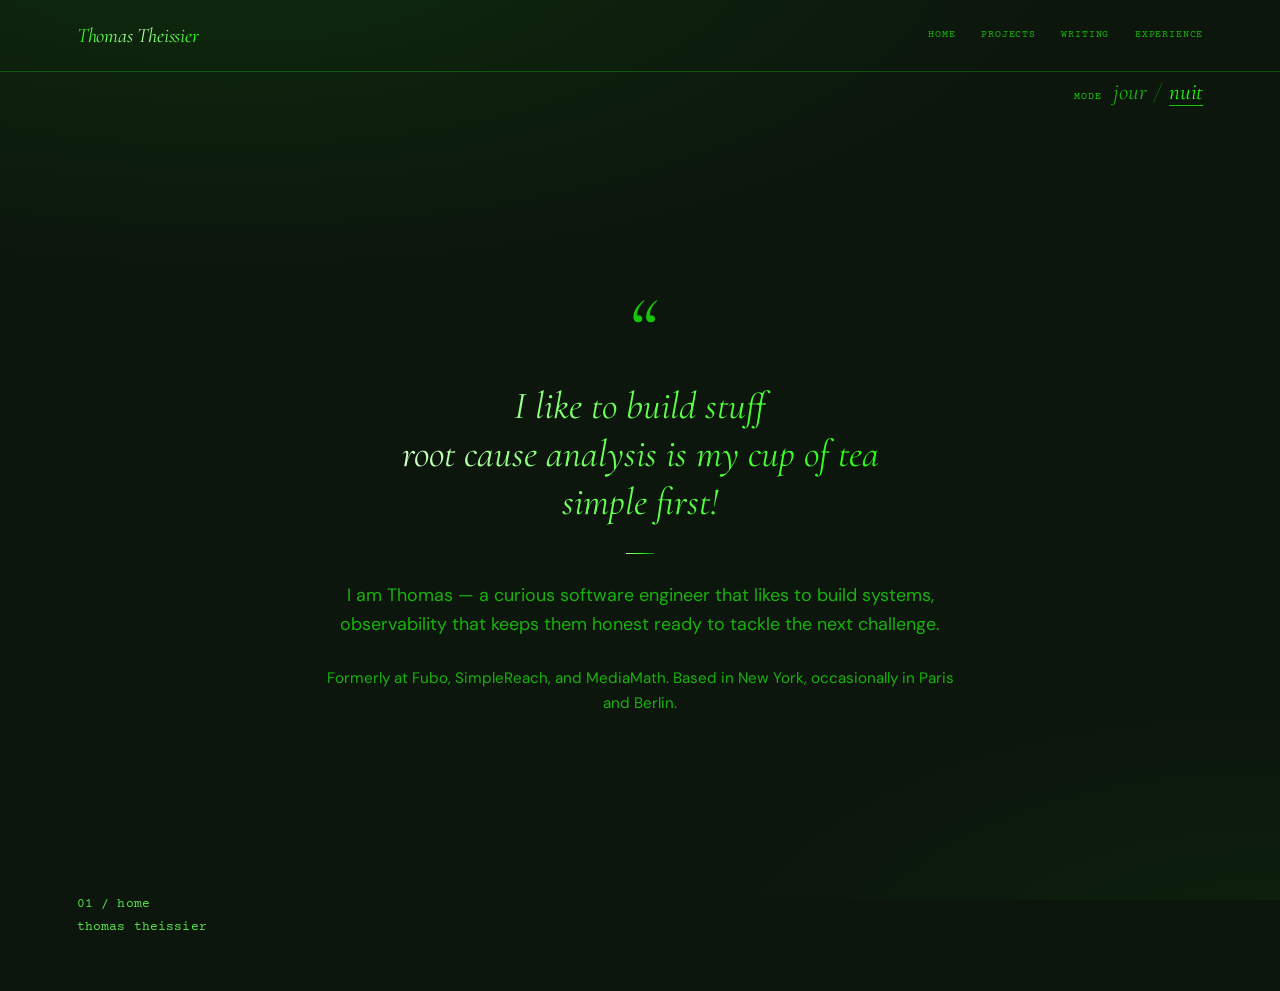
<file: index.html>
<!DOCTYPE html>
<html lang="en">
  <head>
    <meta charset="utf-8" />
    <meta name="viewport" content="width=device-width, initial-scale=1" />
    <meta http-equiv="cache-control" content="no-cache" />
    <title>Thomas Theissier</title>
    <meta
      name="description"
      content="Thomas Theissier — software engineer. Ads, streaming, infrastructure, observability."
    />
    <link rel="preconnect" href="https://fonts.googleapis.com" />
    <link rel="preconnect" href="https://fonts.gstatic.com" crossorigin />
    <link
      href="https://fonts.googleapis.com/css2?family=Cormorant+Garamond:ital,wght@0,400;0,500;0,600;1,400;1,500&family=Courier+Prime:wght@400;500&family=DM+Sans:opsz,wght@9..40,400;9..40,500&display=swap"
      rel="stylesheet"
    />
    <link rel="stylesheet" href="assets/css/vellum.css?v=10" />
    <script src="assets/js/theme.js?v=2"></script>
  </head>
  <body>
    <div class="site-chrome">
      <header class="site-header">
        <a class="site-brand" href="index.html">Thomas Theissier</a>
        <nav class="site-nav" aria-label="Primary">
          <a href="index.html" data-nav="home">Home</a>
          <a href="projects.html" data-nav="projects">Projects</a>
          <a href="writing/index.html" data-nav="writing">Writing</a>
          <a href="experience.html" data-nav="experience">Experience</a>
        </nav>
      </header>
      <div class="theme-bar">
        <button
          type="button"
          class="theme-toggle"
          data-theme-toggle
          aria-pressed="false"
          aria-label="Switch to night theme"
        >
          <span class="theme-toggle-kicker">mode</span>
          <span class="theme-toggle-track">
            <span class="theme-toggle-opt" data-opt="day">jour</span>
            <span class="theme-toggle-sep" aria-hidden="true">/</span>
            <span class="theme-toggle-opt" data-opt="night">nuit</span>
          </span>
        </button>
      </div>
    </div>

    <main class="site-main">
      <section class="page-cover" aria-label="Introduction">
        <div class="cover-stack">
          <div class="quote-mark" aria-hidden="true">“</div>
          <p class="quote-text">
            I like to build stuff
            <br />
            root cause analysis is my cup of tea
            <br />
            simple first!
            <br />
          </p>
          <hr class="rule" />
          <p class="lead">
            I am Thomas — a curious software engineer that likes to build
            systems, observability that keeps them honest ready to tackle the next challenge.
          </p>
          <p class="body muted">
            Formerly at Fubo, SimpleReach, and MediaMath. Based in New York, occasionally in Paris and Berlin.
          </p>
        </div>
      </section>

      <aside class="pin-annotation" aria-hidden="true">
        <span class="pin-note">01 / home</span>
        <span class="pin-note">thomas theissier</span>
      </aside>
    </main>

    <script src="assets/js/main.js?v=4"></script>
  </body>
</html>
</file>
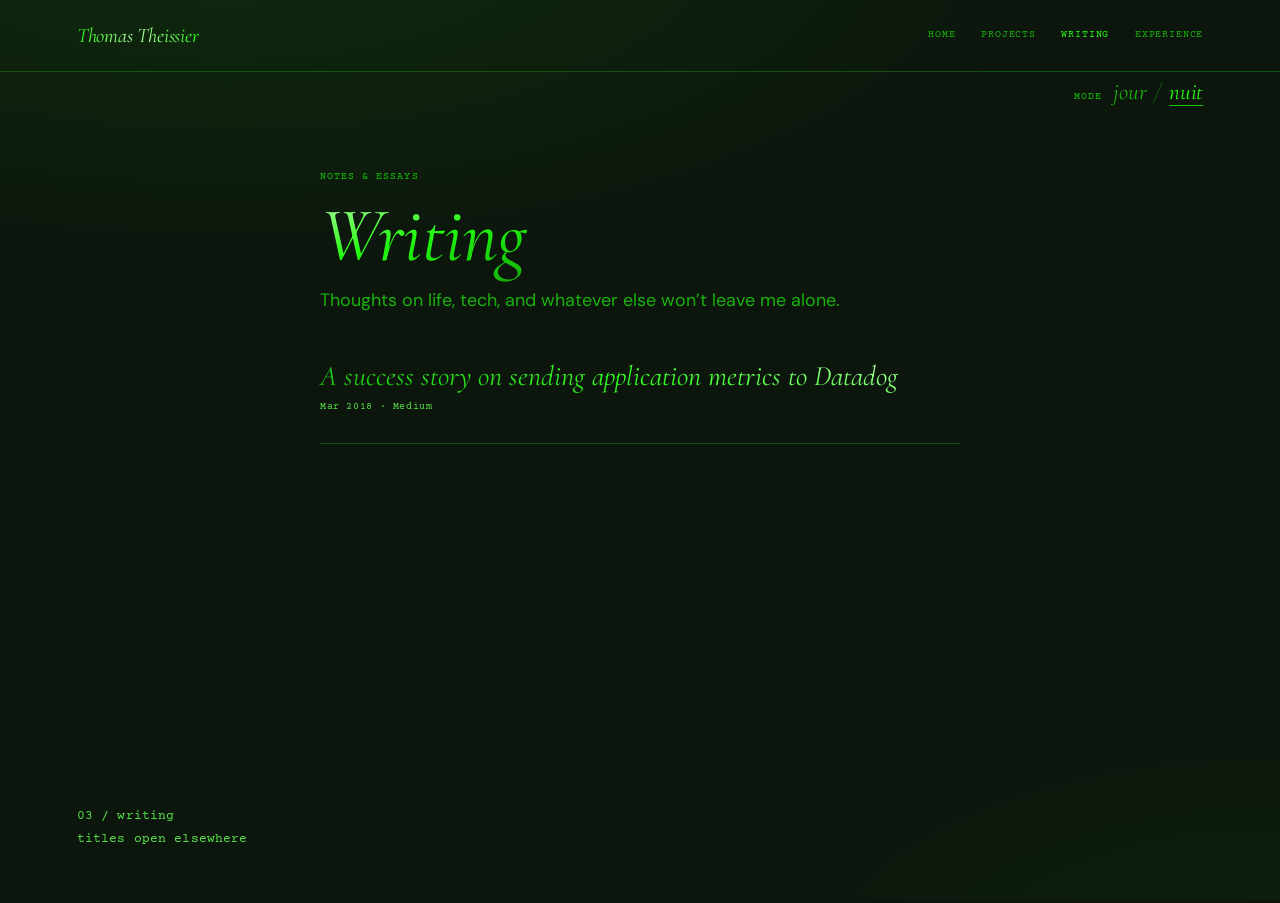
<file: writing/index.html>
<!DOCTYPE html>
<html lang="en">
  <head>
    <meta charset="utf-8" />
    <meta name="viewport" content="width=device-width, initial-scale=1" />
    <meta http-equiv="cache-control" content="no-cache" />
    <title>Writing — Thomas Theissier</title>
    <meta
      name="description"
      content="Thoughts on life, tech, and other interests — Thomas Theissier."
    />
    <link rel="preconnect" href="https://fonts.googleapis.com" />
    <link rel="preconnect" href="https://fonts.gstatic.com" crossorigin />
    <link
      href="https://fonts.googleapis.com/css2?family=Cormorant+Garamond:ital,wght@0,400;0,500;0,600;1,400;1,500&family=Courier+Prime:wght@400;500&family=DM+Sans:opsz,wght@9..40,400;9..40,500&display=swap"
      rel="stylesheet"
    />
    <link rel="stylesheet" href="../assets/css/vellum.css?v=10" />
    <script src="../assets/js/theme.js?v=2"></script>
  </head>
  <body>
    <div class="site-chrome">
      <header class="site-header">
        <a class="site-brand" href="../index.html">Thomas Theissier</a>
        <nav class="site-nav" aria-label="Primary">
          <a href="../index.html" data-nav="home">Home</a>
          <a href="../projects.html" data-nav="projects">Projects</a>
          <a href="index.html" data-nav="writing">Writing</a>
          <a href="../experience.html" data-nav="experience">Experience</a>
        </nav>
      </header>
      <div class="theme-bar">
        <button
          type="button"
          class="theme-toggle"
          data-theme-toggle
          aria-pressed="false"
          aria-label="Switch to night theme"
        >
          <span class="theme-toggle-kicker">mode</span>
          <span class="theme-toggle-track">
            <span class="theme-toggle-opt" data-opt="day">jour</span>
            <span class="theme-toggle-sep" aria-hidden="true">/</span>
            <span class="theme-toggle-opt" data-opt="night">nuit</span>
          </span>
        </button>
      </div>
    </div>

    <main class="site-main">
      <section class="page-section page-section--narrow">
        <header class="page-header">
          <span class="kicker">Notes &amp; essays</span>
          <h1 class="h1">Writing</h1>
          <p class="lead">
            Thoughts on life, tech, and whatever else won’t leave me alone.
          </p>
        </header>

        <ul class="writing-list">
          <li>
            <a
              href="https://medium.com/@thomas.theissier/c2c62c8e23bf"
              target="_blank"
              rel="noopener noreferrer"
            >
              A success story on sending application metrics to Datadog
            </a>
            <span class="writing-meta">Mar 2018 · Medium</span>
          </li>
        </ul>
      </section>

      <aside class="pin-annotation" aria-hidden="true">
        <span class="pin-note">03 / writing</span>
        <span class="pin-note">titles open elsewhere</span>
      </aside>
    </main>

    <script src="../assets/js/main.js?v=4"></script>
  </body>
</html>
</file>
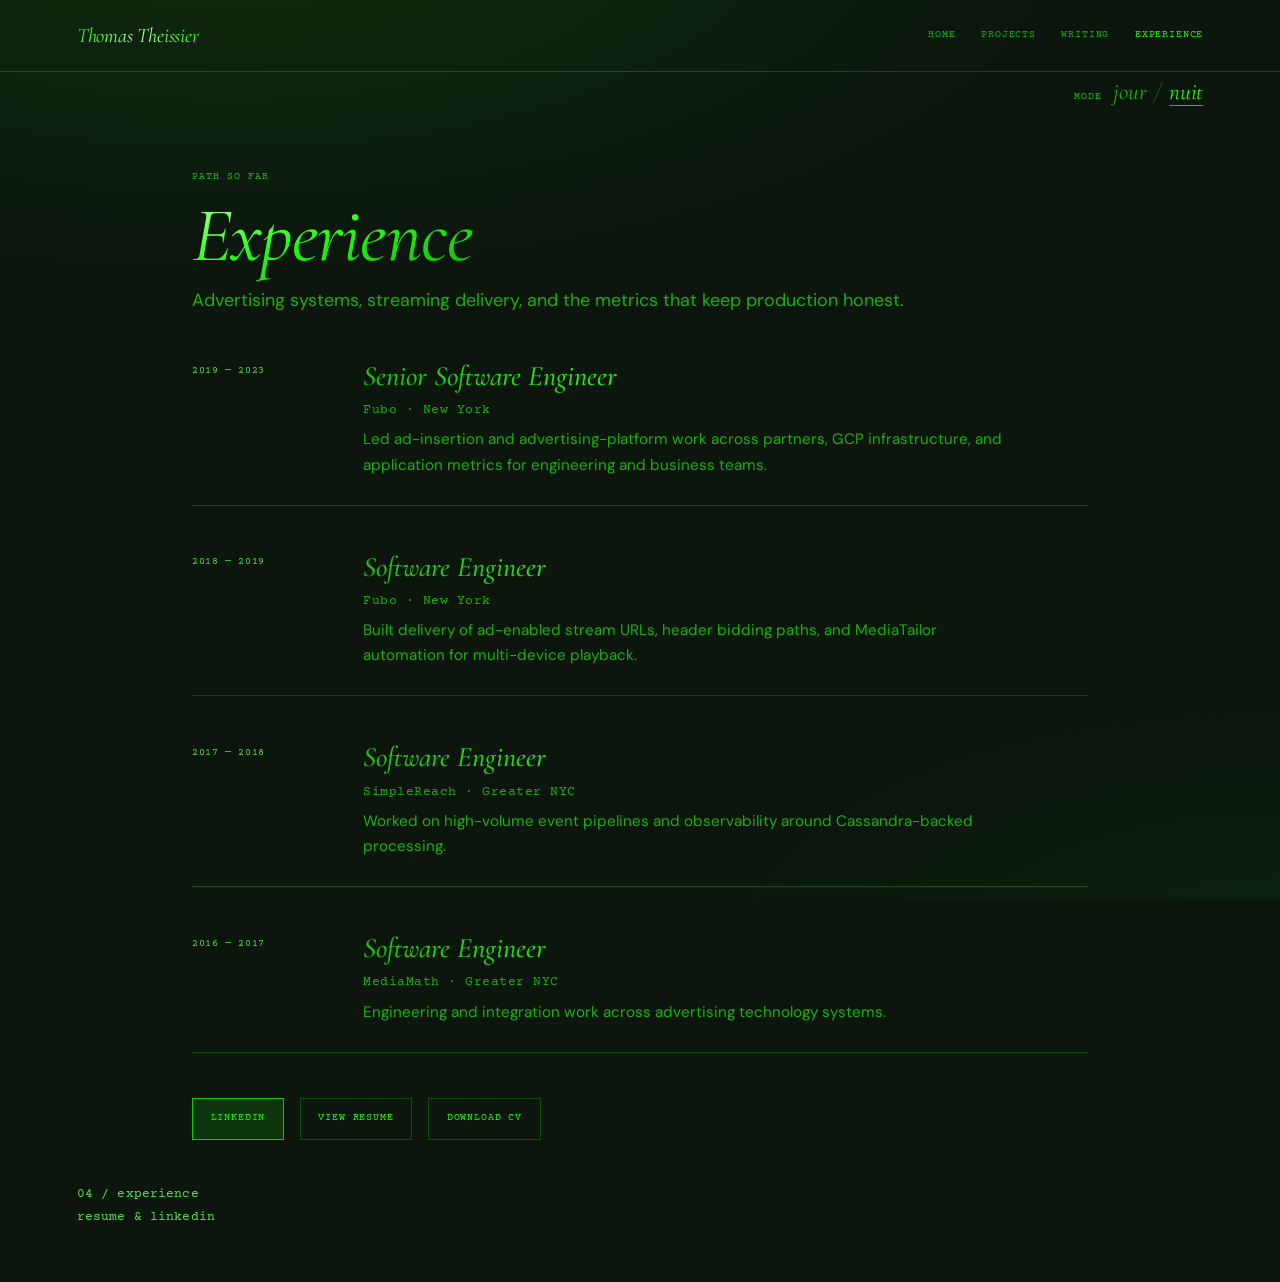
<file: experience.html>
<!DOCTYPE html>
<html lang="en">
  <head>
    <meta charset="utf-8" />
    <meta name="viewport" content="width=device-width, initial-scale=1" />
    <meta http-equiv="cache-control" content="no-cache" />
    <title>Experience — Thomas Theissier</title>
    <meta
      name="description"
      content="Experience, LinkedIn, and resume — Thomas Theissier."
    />
    <link rel="preconnect" href="https://fonts.googleapis.com" />
    <link rel="preconnect" href="https://fonts.gstatic.com" crossorigin />
    <link
      href="https://fonts.googleapis.com/css2?family=Cormorant+Garamond:ital,wght@0,400;0,500;0,600;1,400;1,500&family=Courier+Prime:wght@400;500&family=DM+Sans:opsz,wght@9..40,400;9..40,500&display=swap"
      rel="stylesheet"
    />
    <link rel="stylesheet" href="assets/css/vellum.css?v=10" />
    <script src="assets/js/theme.js?v=2"></script>
  </head>
  <body>
    <div class="site-chrome">
      <header class="site-header">
        <a class="site-brand" href="index.html">Thomas Theissier</a>
        <nav class="site-nav" aria-label="Primary">
          <a href="index.html" data-nav="home">Home</a>
          <a href="projects.html" data-nav="projects">Projects</a>
          <a href="writing/index.html" data-nav="writing">Writing</a>
          <a href="experience.html" data-nav="experience">Experience</a>
        </nav>
      </header>
      <div class="theme-bar">
        <button
          type="button"
          class="theme-toggle"
          data-theme-toggle
          aria-pressed="false"
          aria-label="Switch to night theme"
        >
          <span class="theme-toggle-kicker">mode</span>
          <span class="theme-toggle-track">
            <span class="theme-toggle-opt" data-opt="day">jour</span>
            <span class="theme-toggle-sep" aria-hidden="true">/</span>
            <span class="theme-toggle-opt" data-opt="night">nuit</span>
          </span>
        </button>
      </div>
    </div>

    <main class="site-main">
      <section class="page-section">
        <header class="page-header">
          <span class="kicker">Path so far</span>
          <h1 class="h1">Experience</h1>
          <p class="lead">
            Advertising systems, streaming delivery, and the metrics that keep
            production honest.
          </p>
        </header>

        <ol class="timeline">
          <li class="timeline-item">
            <div class="timeline-dates">2019 — 2023</div>
            <div class="timeline-role">
              <h2 class="timeline-title">Senior Software Engineer</h2>
              <p class="timeline-org">Fubo · New York</p>
              <p class="timeline-blurb body">
                Led ad-insertion and advertising-platform work across partners,
                GCP infrastructure, and application metrics for engineering and
                business teams.
              </p>
            </div>
          </li>
          <li class="timeline-item">
            <div class="timeline-dates">2018 — 2019</div>
            <div class="timeline-role">
              <h2 class="timeline-title">Software Engineer</h2>
              <p class="timeline-org">Fubo · New York</p>
              <p class="timeline-blurb body">
                Built delivery of ad-enabled stream URLs, header bidding paths,
                and MediaTailor automation for multi-device playback.
              </p>
            </div>
          </li>
          <li class="timeline-item">
            <div class="timeline-dates">2017 — 2018</div>
            <div class="timeline-role">
              <h2 class="timeline-title">Software Engineer</h2>
              <p class="timeline-org">SimpleReach · Greater NYC</p>
              <p class="timeline-blurb body">
                Worked on high-volume event pipelines and observability around
                Cassandra-backed processing.
              </p>
            </div>
          </li>
          <li class="timeline-item">
            <div class="timeline-dates">2016 — 2017</div>
            <div class="timeline-role">
              <h2 class="timeline-title">Software Engineer</h2>
              <p class="timeline-org">MediaMath · Greater NYC</p>
              <p class="timeline-blurb body">
                Engineering and integration work across advertising technology
                systems.
              </p>
            </div>
          </li>
        </ol>

        <div class="actions">
          <a
            class="btn btn--solid"
            href="https://linkedin.com/in/thomastheissier"
            target="_blank"
            rel="noopener noreferrer"
          >
            LinkedIn
          </a>
          <a class="btn" href="resume.html">View resume</a>
          <a class="btn" href="assets/thomas-theissier-cv.pdf" download>
            Download CV
          </a>
        </div>
      </section>

      <aside class="pin-annotation" aria-hidden="true">
        <span class="pin-note">04 / experience</span>
        <span class="pin-note">resume &amp; linkedin</span>
      </aside>
    </main>

    <script src="assets/js/main.js?v=4"></script>
  </body>
</html>
</file>
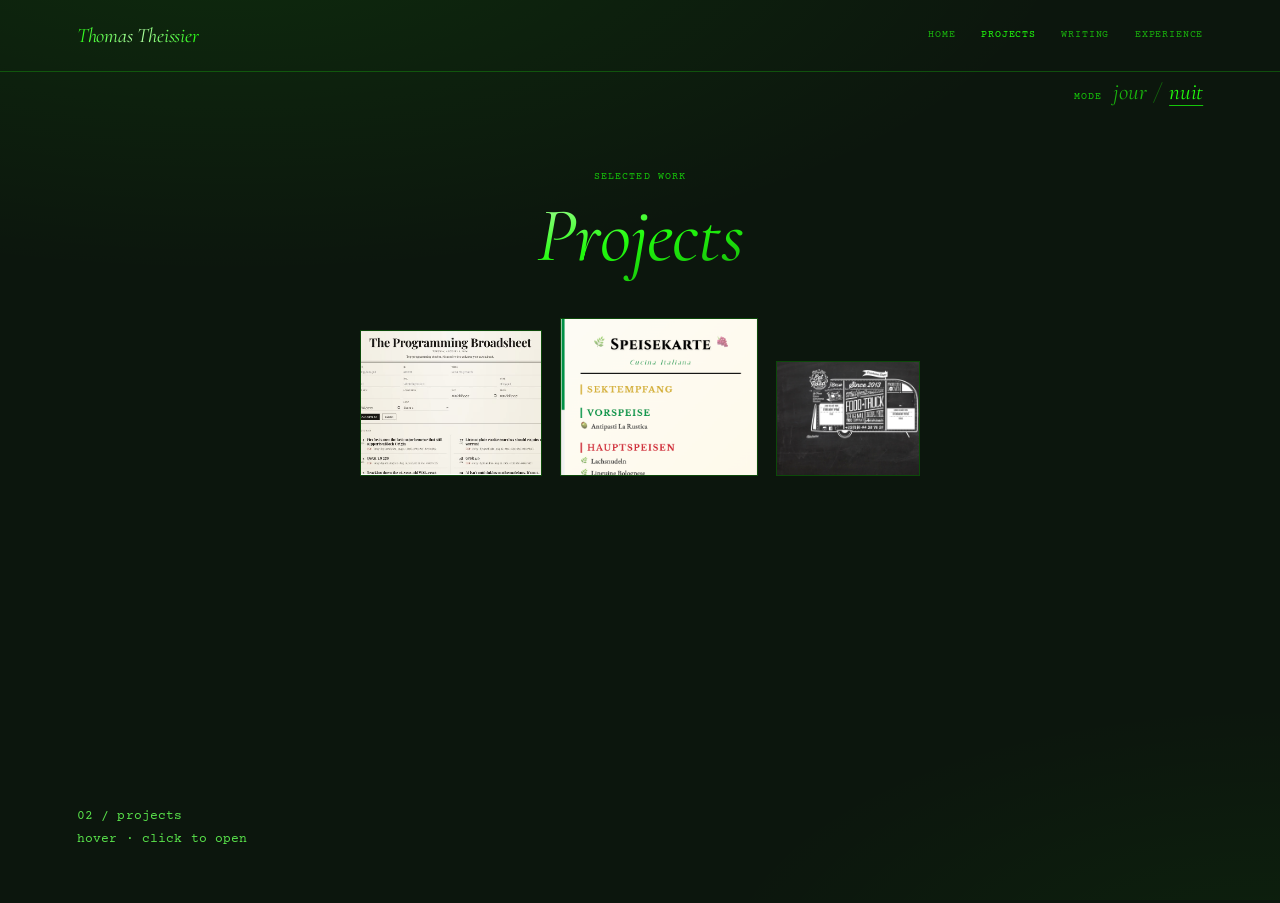
<file: projects.html>
<!DOCTYPE html>
<html lang="en">
  <head>
    <meta charset="utf-8" />
    <meta name="viewport" content="width=device-width, initial-scale=1" />
    <meta http-equiv="cache-control" content="no-cache" />
    <title>Projects — Thomas Theissier</title>
    <meta name="description" content="Selected projects by Thomas Theissier." />
    <link rel="preconnect" href="https://fonts.googleapis.com" />
    <link rel="preconnect" href="https://fonts.gstatic.com" crossorigin />
    <link
      href="https://fonts.googleapis.com/css2?family=Cormorant+Garamond:ital,wght@0,400;0,500;0,600;1,400;1,500&family=Courier+Prime:wght@400;500&family=DM+Sans:opsz,wght@9..40,400;9..40,500&display=swap"
      rel="stylesheet"
    />
    <link rel="stylesheet" href="assets/css/vellum.css?v=10" />
    <script src="assets/js/theme.js?v=2"></script>
  </head>
  <body>
    <div class="site-chrome">
      <header class="site-header">
        <a class="site-brand" href="index.html">Thomas Theissier</a>
        <nav class="site-nav" aria-label="Primary">
          <a href="index.html" data-nav="home">Home</a>
          <a href="projects.html" data-nav="projects">Projects</a>
          <a href="writing/index.html" data-nav="writing">Writing</a>
          <a href="experience.html" data-nav="experience">Experience</a>
        </nav>
      </header>
      <div class="theme-bar">
        <button
          type="button"
          class="theme-toggle"
          data-theme-toggle
          aria-pressed="false"
          aria-label="Switch to night theme"
        >
          <span class="theme-toggle-kicker">mode</span>
          <span class="theme-toggle-track">
            <span class="theme-toggle-opt" data-opt="day">jour</span>
            <span class="theme-toggle-sep" aria-hidden="true">/</span>
            <span class="theme-toggle-opt" data-opt="night">nuit</span>
          </span>
        </button>
      </div>
    </div>

    <main class="site-main">
      <section class="page-section page-section--gallery">
        <header class="page-header page-header--center">
          <span class="kicker">Selected work</span>
          <h1 class="h1">Projects</h1>
        </header>

        <div class="project-gallery" data-project-gallery>
          <!-- programming stories -->
          <figure class="project-item">
            <a
            class="project-link"
            href="https://top-programming-stories.vercel.app/"
            target="_blank"
            rel="noopener noreferrer"
          >
            <img
              src="assets/projects/top-programming-stories.png"
              alt="Preview of the programming stories site"
              width="1344"
              height="840"
            />
            <span class="project-overlay" aria-hidden="true">
              <span class="project-overlay-title">programming stories</span>
              <span class="project-overlay-cta">Open →</span>
            </span>
            <span class="visually-hidden">Open programming broadsheet project</span>
          </a>
          </figure>

          <!-- 60th birthday menu -->
          <figure class="project-item">
            <a
              class="project-link"
              href="https://menu-60bday.vercel.app/"
              target="_blank"
              rel="noopener noreferrer"
            >
              <img
                src="assets/projects/menu-60bday.png"
                alt="Preview of the 60th birthday menu site"
                width="1344"
                height="840"
              />
              <span class="project-overlay" aria-hidden="true">
                <span class="project-overlay-title">60th birthday menu</span>
                <span class="project-overlay-cta">Open →</span>
              </span>
              <span class="visually-hidden">Open 60th birthday menu project</span>
            </a>
          </figure>

          <!-- Eat The Road -->
          <figure class="project-item">
            <a
              class="project-link"
              href="https://eattheroad.com/index.php"
              target="_blank"
              rel="noopener noreferrer"
            >
              <img
                src="assets/projects/eattheroad.png"
                alt="Preview of Eat The Road"
                width="1344"
                height="840"
              />
              <span class="project-overlay" aria-hidden="true">
                <span class="project-overlay-title">Eat The Road</span>
                <span class="project-overlay-cta">Open →</span>
              </span>
              <span class="visually-hidden">Open Eat The Road website</span>
            </a>
          </figure>
        </div>
      </section>

      <aside class="pin-annotation" aria-hidden="true">
        <span class="pin-note">02 / projects</span>
        <span class="pin-note">hover · click to open</span>
      </aside>
    </main>

    <script src="assets/js/main.js?v=4"></script>
  </body>
</html>
</file>
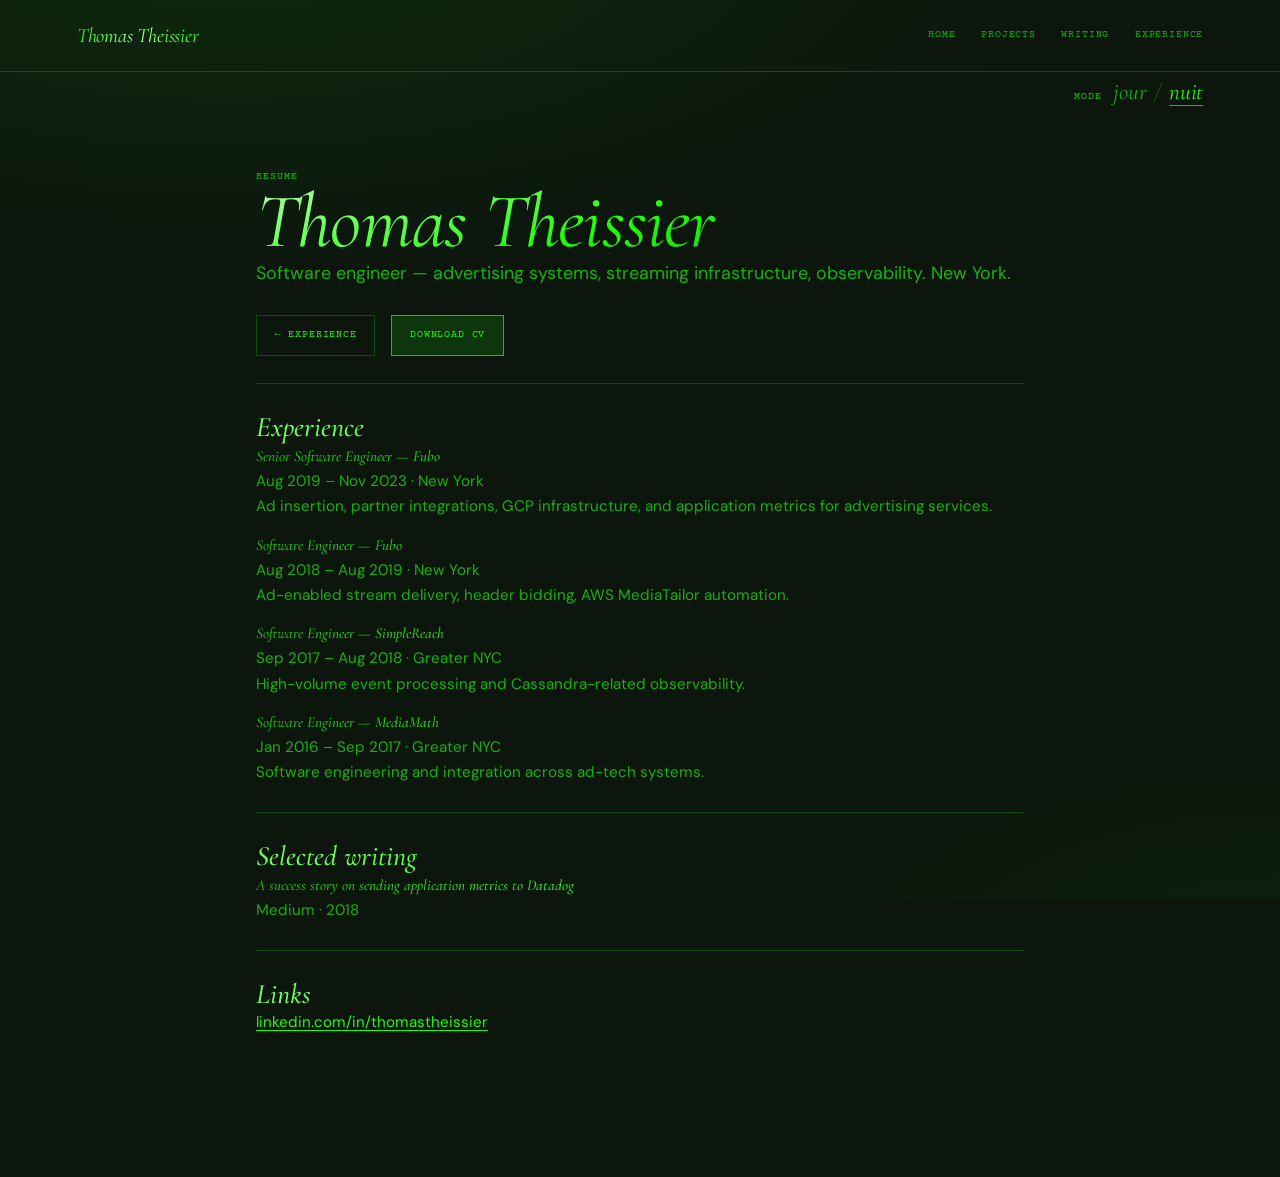
<file: resume.html>
<!DOCTYPE html>
<html lang="en">
  <head>
    <meta charset="utf-8" />
    <meta name="viewport" content="width=device-width, initial-scale=1" />
    <meta http-equiv="cache-control" content="no-cache" />
    <title>Resume — Thomas Theissier</title>
    <meta name="description" content="Resume of Thomas Theissier." />
    <link rel="preconnect" href="https://fonts.googleapis.com" />
    <link rel="preconnect" href="https://fonts.gstatic.com" crossorigin />
    <link
      href="https://fonts.googleapis.com/css2?family=Cormorant+Garamond:ital,wght@0,400;0,500;0,600;1,400;1,500&family=Courier+Prime:wght@400;500&family=DM+Sans:opsz,wght@9..40,400;9..40,500&display=swap"
      rel="stylesheet"
    />
    <link rel="stylesheet" href="assets/css/vellum.css?v=10" />
    <script src="assets/js/theme.js?v=2"></script>
  </head>
  <body class="resume-page">
    <div class="site-chrome no-print">
      <header class="site-header">
        <a class="site-brand" href="index.html">Thomas Theissier</a>
        <nav class="site-nav" aria-label="Primary">
          <a href="index.html" data-nav="home">Home</a>
          <a href="projects.html" data-nav="projects">Projects</a>
          <a href="writing/index.html" data-nav="writing">Writing</a>
          <a href="experience.html" data-nav="experience">Experience</a>
        </nav>
      </header>
      <div class="theme-bar">
        <button
          type="button"
          class="theme-toggle"
          data-theme-toggle
          aria-pressed="false"
          aria-label="Switch to night theme"
        >
          <span class="theme-toggle-kicker">mode</span>
          <span class="theme-toggle-track">
            <span class="theme-toggle-opt" data-opt="day">jour</span>
            <span class="theme-toggle-sep" aria-hidden="true">/</span>
            <span class="theme-toggle-opt" data-opt="night">nuit</span>
          </span>
        </button>
      </div>
    </div>

    <main class="site-main">
      <div class="resume-sheet">
        <p class="label">Resume</p>
        <h1 class="h1">Thomas Theissier</h1>
        <p class="lead">
          Software engineer — advertising systems, streaming infrastructure,
          observability. New York.
        </p>

        <div class="actions no-print">
          <a class="btn" href="experience.html">← Experience</a>
          <a class="btn btn--solid" href="assets/thomas-theissier-cv.pdf" download>
            Download CV
          </a>
        </div>

        <section class="resume-block">
          <h2 class="h3">Experience</h2>
          <ul>
            <li>
              <strong>Senior Software Engineer — Fubo</strong>
              <span class="muted">Aug 2019 – Nov 2023 · New York</span>
              <p class="body muted">
                Ad insertion, partner integrations, GCP infrastructure, and
                application metrics for advertising services.
              </p>
            </li>
            <li>
              <strong>Software Engineer — Fubo</strong>
              <span class="muted">Aug 2018 – Aug 2019 · New York</span>
              <p class="body muted">
                Ad-enabled stream delivery, header bidding, AWS MediaTailor
                automation.
              </p>
            </li>
            <li>
              <strong>Software Engineer — SimpleReach</strong>
              <span class="muted">Sep 2017 – Aug 2018 · Greater NYC</span>
              <p class="body muted">
                High-volume event processing and Cassandra-related observability.
              </p>
            </li>
            <li>
              <strong>Software Engineer — MediaMath</strong>
              <span class="muted">Jan 2016 – Sep 2017 · Greater NYC</span>
              <p class="body muted">
                Software engineering and integration across ad-tech systems.
              </p>
            </li>
          </ul>
        </section>

        <section class="resume-block">
          <h2 class="h3">Selected writing</h2>
          <ul>
            <li>
              <strong>
                A success story on sending application metrics to Datadog
              </strong>
              <span class="muted">Medium · 2018</span>
            </li>
          </ul>
        </section>

        <section class="resume-block">
          <h2 class="h3">Links</h2>
          <p class="body">
            <a
              href="https://linkedin.com/in/thomastheissier"
              target="_blank"
              rel="noopener noreferrer"
              >linkedin.com/in/thomastheissier</a
            >
          </p>
        </section>
      </div>
    </main>

    <script src="assets/js/main.js?v=4"></script>
  </body>
</html>
</file>
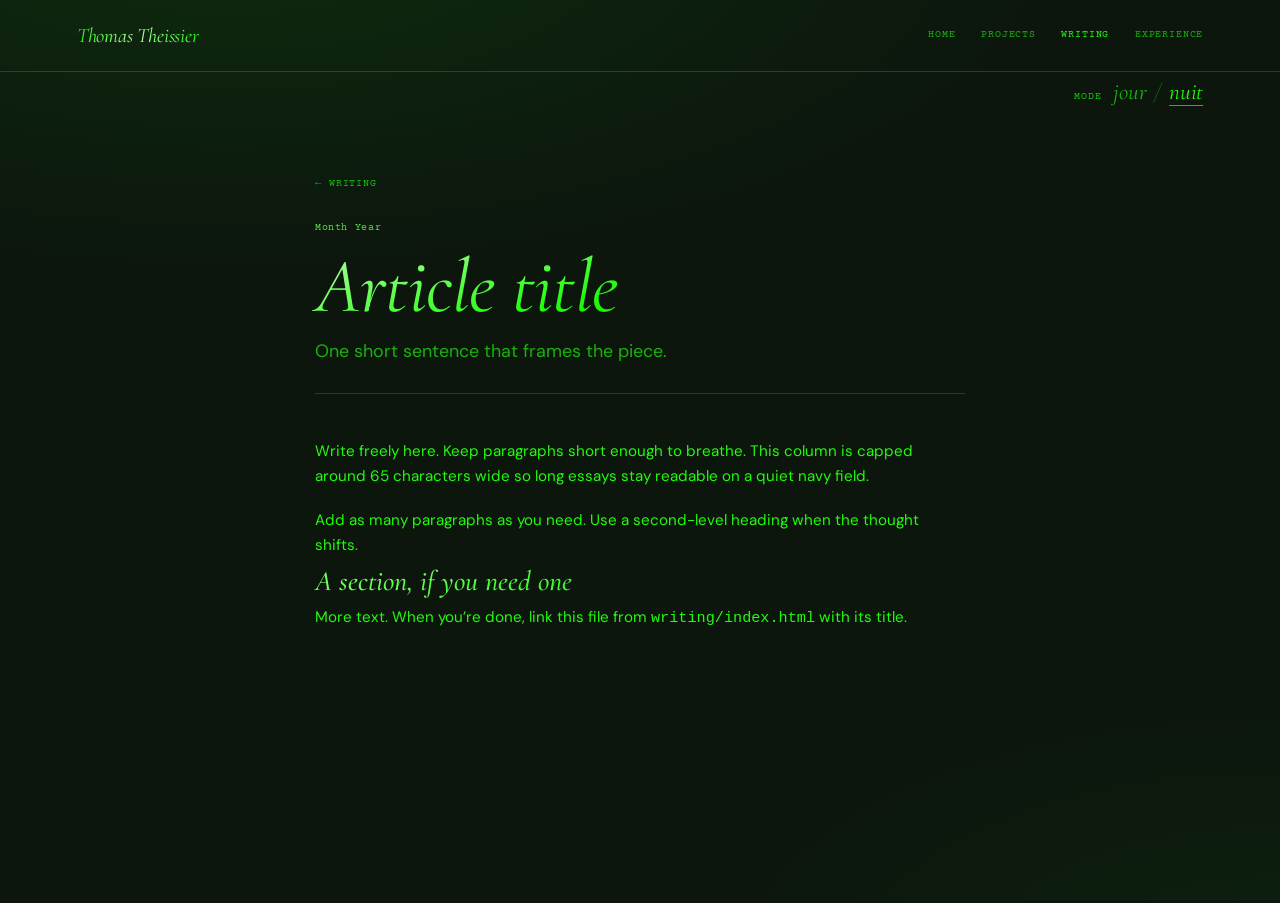
<file: writing/_template.html>
<!DOCTYPE html>
<html lang="en">
  <head>
    <meta charset="utf-8" />
    <meta name="viewport" content="width=device-width, initial-scale=1" />
    <meta http-equiv="cache-control" content="no-cache" />
    <title>Article title — Thomas Theissier</title>
    <meta name="description" content="Replace with a short summary." />
    <link rel="preconnect" href="https://fonts.googleapis.com" />
    <link rel="preconnect" href="https://fonts.gstatic.com" crossorigin />
    <link
      href="https://fonts.googleapis.com/css2?family=Cormorant+Garamond:ital,wght@0,400;0,500;0,600;1,400;1,500&family=Courier+Prime:wght@400;500&family=DM+Sans:opsz,wght@9..40,400;9..40,500&display=swap"
      rel="stylesheet"
    />
    <link rel="stylesheet" href="../assets/css/vellum.css?v=10" />
    <script src="../assets/js/theme.js?v=2"></script>
  </head>
  <body>
    <div class="site-chrome">
      <header class="site-header">
        <a class="site-brand" href="../index.html">Thomas Theissier</a>
        <nav class="site-nav" aria-label="Primary">
          <a href="../index.html" data-nav="home">Home</a>
          <a href="../projects.html" data-nav="projects">Projects</a>
          <a href="index.html" data-nav="writing">Writing</a>
          <a href="../experience.html" data-nav="experience">Experience</a>
        </nav>
      </header>
      <div class="theme-bar">
        <button
          type="button"
          class="theme-toggle"
          data-theme-toggle
          aria-pressed="false"
          aria-label="Switch to night theme"
        >
          <span class="theme-toggle-kicker">mode</span>
          <span class="theme-toggle-track">
            <span class="theme-toggle-opt" data-opt="day">jour</span>
            <span class="theme-toggle-sep" aria-hidden="true">/</span>
            <span class="theme-toggle-opt" data-opt="night">nuit</span>
          </span>
        </button>
      </div>
    </div>

    <main class="site-main">
      <article class="article">
        <a class="article-back" href="index.html">← Writing</a>

        <header class="article-header">
          <span class="writing-meta">Month Year</span>
          <h1 class="h1">Article title</h1>
          <p class="lead">One short sentence that frames the piece.</p>
        </header>

        <div class="article-body body">
          <p>
            Write freely here. Keep paragraphs short enough to breathe. This
            column is capped around 65 characters wide so long essays stay
            readable on a quiet navy field.
          </p>
          <p>
            Add as many paragraphs as you need. Use a second-level heading when
            the thought shifts.
          </p>
          <h2>A section, if you need one</h2>
          <p>
            More text. When you’re done, link this file from
            <code>writing/index.html</code> with its title.
          </p>
        </div>
      </article>
    </main>

    <script src="../assets/js/main.js?v=4"></script>
  </body>
</html>
</file>
<file: assets/css/vellum.css>
/* Vellum portfolio — day: navy + warm yellow; night (venom): black + #21FC0D */

:root {
  --f-display: "Cormorant Garamond", Georgia, serif;
  --f-heading: "Cormorant Garamond", Georgia, serif;
  --f-body: "DM Sans", system-ui, sans-serif;
  --f-mono: "Courier Prime", "Courier New", monospace;

  --sz-display: clamp(3.5rem, 9vw, 7.5rem);
  --sz-h1: clamp(2.5rem, 6vw, 5rem);
  --sz-h2: clamp(1.75rem, 3.5vw, 3rem);
  --sz-h3: clamp(1.25rem, 2.2vw, 1.85rem);
  --sz-quote: clamp(1.5rem, 3vw, 2.4rem);
  --sz-lead: clamp(1rem, 1.4vw, 1.25rem);
  --sz-body: clamp(0.95rem, 1.05vw, 1.1rem);
  --sz-caption: clamp(0.8rem, 0.9vw, 0.95rem);
  --sz-label: clamp(0.65rem, 0.72vw, 0.78rem);
  --sz-pin: clamp(0.75rem, 1vw, 0.95rem);

  --pad-x: clamp(1.5rem, 6vw, 5rem);
  --pad-y: clamp(1.5rem, 6vh, 4rem);
  --gap-lg: clamp(2rem, 5vh, 3.5rem);
  --gap-md: clamp(1.25rem, 3vh, 2rem);
  --gap-sm: clamp(0.75rem, 1.5vh, 1.25rem);

  --max-prose: 65ch;
  --nav-h: 4.5rem;
  --theme-bar-h: 2.5rem;

  /* The page field. Shared by body and the sticky chrome so the two paint
     identically and no panel is visible behind the nav. */
  --c-field:
    radial-gradient(ellipse 120% 70% at 18% -8%, var(--c-glow-a), transparent 55%),
    radial-gradient(ellipse 90% 60% at 100% 108%, var(--c-glow-b), transparent 50%),
    var(--c-bg);

  /* Project gallery tile sizes (px) — JS picks randomly in this range */
  --project-size-min: 120;
  --project-size-max: 280;

  /* Day defaults (overridden by html[data-theme]) */
  --c-bg: #2a3870;
  --c-bg-alt: #343f80;
  --c-bg-deep: #1f2858;
  --c-fg: #e8d85c;
  --c-fg-2: rgba(232, 216, 92, 0.62);
  --c-fg-3: rgba(232, 216, 92, 0.32);
  --c-accent: #3a7878;
  --c-emphasis: #f5e168;
  --c-border: rgba(232, 216, 92, 0.2);
  --c-overlay-0: rgba(31, 40, 88, 0.18);
  --c-overlay-1: rgba(31, 40, 88, 0.78);
  --c-overlay-2: rgba(42, 56, 112, 0.88);
  --c-overlay-reduced-0: rgba(31, 40, 88, 0.88);
  --c-overlay-reduced-1: rgba(31, 40, 88, 0.2);
  --c-surface: rgba(31, 40, 88, 0.55);
  --c-btn-hover: rgba(31, 40, 88, 0.45);
  --c-btn-solid: rgba(58, 120, 120, 0.25);
  --c-glow-a: transparent;
  --c-glow-b: transparent;
  --c-rule: var(--c-accent);
  --c-accent-alt: var(--c-accent);
  --c-text-gradient: none;

  color-scheme: dark;
}

/* Day / vellum — specificity beats :root so toggle can win */
html[data-theme="vellum"] {
  --c-bg: #2a3870;
  --c-bg-alt: #343f80;
  --c-bg-deep: #1f2858;
  --c-fg: #e8d85c;
  --c-fg-2: rgba(232, 216, 92, 0.62);
  --c-fg-3: rgba(232, 216, 92, 0.32);
  --c-accent: #3a7878;
  --c-emphasis: #f5e168;
  --c-border: rgba(232, 216, 92, 0.2);
  --c-overlay-0: rgba(31, 40, 88, 0.18);
  --c-overlay-1: rgba(31, 40, 88, 0.78);
  --c-overlay-2: rgba(42, 56, 112, 0.88);
  --c-overlay-reduced-0: rgba(31, 40, 88, 0.88);
  --c-overlay-reduced-1: rgba(31, 40, 88, 0.2);
  --c-surface: rgba(31, 40, 88, 0.55);
  --c-btn-hover: rgba(31, 40, 88, 0.45);
  --c-btn-solid: rgba(58, 120, 120, 0.25);
  --c-glow-a: transparent;
  --c-glow-b: transparent;
  --c-rule: var(--c-accent);
  --c-accent-alt: var(--c-accent);
  --c-text-gradient: none;
}

/* Night / venom — a green-tinted dark field, the way day is a tinted navy
   rather than white. Every navy tint has a green counterpart here. */
html[data-theme="venom"] {
  --c-bg: #0c160d;
  --c-bg-alt: #142014;
  --c-bg-deep: #071008;
  --c-fg: #21fc0d;
  --c-fg-2: rgba(33, 252, 13, 0.68);
  --c-fg-3: rgba(33, 252, 13, 0.34);
  --c-accent: #16c40a;
  --c-accent-alt: #58e04a;
  --c-emphasis: #b6ffa8;
  --c-border: rgba(33, 252, 13, 0.24);
  --c-overlay-0: rgba(10, 24, 12, 0.2);
  --c-overlay-1: rgba(6, 15, 7, 0.82);
  --c-overlay-2: rgba(4, 10, 5, 0.94);
  --c-overlay-reduced-0: rgba(6, 15, 7, 0.9);
  --c-overlay-reduced-1: rgba(10, 24, 12, 0.3);
  --c-surface: rgba(33, 252, 13, 0.07);
  --c-btn-hover: rgba(33, 252, 13, 0.1);
  --c-btn-solid: rgba(33, 252, 13, 0.14);
  --c-glow-a: rgba(33, 252, 13, 0.09);
  --c-glow-b: rgba(33, 252, 13, 0.05);
  --c-rule: linear-gradient(90deg, #b6ffa8 0%, #21fc0d 55%, #0f8a06 100%);

  /* A ramp per family of type, so the greens shift across a page instead of
     every heading sharing one gradient. */
  --c-text-gradient: linear-gradient(
    165deg,
    #b6ffa8 0%,
    #21fc0d 46%,
    #12a008 100%
  );
  --c-text-gradient-soft: linear-gradient(
    100deg,
    #d8ffd0 0%,
    #6bff58 42%,
    #21fc0d 100%
  );
  --c-text-gradient-mid: linear-gradient(
    150deg,
    #7dff6e 0%,
    #21fc0d 58%,
    #17b80b 100%
  );
  --c-text-gradient-deep: linear-gradient(
    195deg,
    #c6ffbb 0%,
    #35fd23 48%,
    #16b60b 100%
  );
  --c-text-gradient-wide: linear-gradient(
    90deg,
    #21fc0d 0%,
    #b6ffa8 50%,
    #21fc0d 100%
  );
}

*,
*::before,
*::after {
  box-sizing: border-box;
  margin: 0;
  padding: 0;
}

html {
  scroll-behavior: smooth;
}

body {
  min-height: 100vh;
  background: var(--c-field);
  background-attachment: fixed;
  color: var(--c-fg);
  font-family: var(--f-body);
  font-size: var(--sz-body);
  line-height: 1.65;
  -webkit-font-smoothing: antialiased;
}

/* Night: gradient type. This rule carries the clipping mechanics; the ramp
   itself is assigned per family below. */
html[data-theme="venom"] .site-brand,
html[data-theme="venom"] .display,
html[data-theme="venom"] .h1,
html[data-theme="venom"] .h2,
html[data-theme="venom"] .h3,
html[data-theme="venom"] .quote-text,
html[data-theme="venom"] .timeline-title,
html[data-theme="venom"] .writing-list a,
html[data-theme="venom"] .project-overlay-title,
html[data-theme="venom"] .project-caption,
html[data-theme="venom"] .article-body h2,
html[data-theme="venom"] .resume-block li strong {
  background-image: var(--c-text-gradient);
  -webkit-background-clip: text;
  background-clip: text;
  color: transparent;
  /* The gradient is painted only inside the box, so at these tight line
     heights italic descenders (the j in "Projects") get cut. Grow the box,
     then take the space back so layout is unchanged. */
  padding: 0.06em 0.09em 0.22em;
  margin: -0.06em -0.09em -0.22em;
}

/* Page titles keep the base ramp: pale at the top, deep at the tail. */
html[data-theme="venom"] .display,
html[data-theme="venom"] .h1 {
  background-image: var(--c-text-gradient);
}

/* Pull quotes read lightest, sweeping left to right. */
html[data-theme="venom"] .quote-text {
  background-image: var(--c-text-gradient-soft);
}

/* Section headings sit in the middle of the range. */
html[data-theme="venom"] .h2,
html[data-theme="venom"] .h3,
html[data-theme="venom"] .article-body h2,
html[data-theme="venom"] .project-caption {
  background-image: var(--c-text-gradient-mid);
}

/* List entries go deeper so they recede behind the headings above them. */
html[data-theme="venom"] .timeline-title,
html[data-theme="venom"] .writing-list a,
html[data-theme="venom"] .resume-block li strong {
  background-image: var(--c-text-gradient-deep);
}

/* Small type reads better lit from the middle than top to bottom. */
html[data-theme="venom"] .site-brand,
html[data-theme="venom"] .project-overlay-title {
  background-image: var(--c-text-gradient-wide);
}

html[data-theme="venom"] .h1 em,
html[data-theme="venom"] .h2 em,
html[data-theme="venom"] .display em,
html[data-theme="venom"] .quote-text em {
  background: none;
  -webkit-background-clip: unset;
  background-clip: unset;
  color: var(--c-emphasis);
}

a {
  color: inherit;
  text-decoration-thickness: 1px;
  text-underline-offset: 0.2em;
}

a:hover {
  color: var(--c-emphasis);
}

img {
  display: block;
  max-width: 100%;
  height: auto;
}

/* ── Typography ─────────────────────────────────────────────────── */

.display {
  font-family: var(--f-display);
  font-size: var(--sz-display);
  font-weight: 400;
  font-style: italic;
  line-height: 0.92;
  letter-spacing: -0.01em;
}

.h1 {
  font-family: var(--f-heading);
  font-size: var(--sz-h1);
  font-weight: 400;
  font-style: italic;
  line-height: 0.95;
  letter-spacing: -0.01em;
}

.h2 {
  font-family: var(--f-heading);
  font-size: var(--sz-h2);
  font-weight: 400;
  font-style: italic;
  line-height: 1.05;
}

.h3 {
  font-family: var(--f-heading);
  font-size: var(--sz-h3);
  font-weight: 500;
  font-style: italic;
  line-height: 1.15;
}

.h1 em,
.h2 em,
.display em,
.quote-text em {
  font-style: normal;
  font-weight: 600;
  color: var(--c-emphasis);
}

.lead {
  font-family: var(--f-body);
  font-size: var(--sz-lead);
  font-weight: 400;
  line-height: 1.6;
  color: var(--c-fg-2);
}

.body {
  font-family: var(--f-body);
  font-size: var(--sz-body);
  line-height: 1.65;
}

.caption {
  font-family: var(--f-body);
  font-size: var(--sz-caption);
  color: var(--c-fg-2);
  line-height: 1.5;
}

.label {
  font-family: var(--f-mono);
  font-size: var(--sz-label);
  font-weight: 400;
  letter-spacing: 0.1em;
  color: var(--c-accent);
  text-transform: uppercase;
}

.muted {
  color: var(--c-fg-2);
}

.kicker {
  font-family: var(--f-mono);
  font-size: var(--sz-label);
  letter-spacing: 0.1em;
  color: var(--c-accent);
  text-transform: uppercase;
}

.rule {
  width: 28px;
  height: 1px;
  background: var(--c-rule);
  border: none;
}

.pin-note {
  font-family: var(--f-mono);
  font-size: var(--sz-pin);
  font-weight: 500;
  line-height: 1.5;
  color: var(--c-accent-alt);
  letter-spacing: 0.01em;
}

.quote-mark {
  font-family: var(--f-display);
  font-size: clamp(3.5rem, 7vw, 5.5rem);
  font-weight: 400;
  font-style: italic;
  line-height: 0.6;
  color: var(--c-accent);
}

.quote-text {
  font-family: var(--f-display);
  font-size: var(--sz-quote);
  font-weight: 400;
  font-style: italic;
  line-height: 1.25;
}

/* ── Layout shell ───────────────────────────────────────────────── */

.site-chrome {
  position: sticky;
  top: 0;
  z-index: 50;
  /* Same field as the body, anchored the same way, so the bar reads as bare
     background while still hiding whatever scrolls under it. */
  background: var(--c-field);
  background-attachment: fixed;
}

.site-header {
  display: flex;
  align-items: center;
  justify-content: space-between;
  gap: var(--gap-md);
  min-height: var(--nav-h);
  padding: 0 var(--pad-x);
  background: transparent;
  border-bottom: 1px solid var(--c-border);
}

.theme-bar {
  display: flex;
  align-items: center;
  justify-content: flex-end;
  min-height: var(--theme-bar-h);
  padding: 0.55rem var(--pad-x) 0.7rem;
  background: transparent;
}

/* Type-only control — pin-note voice, no container (vellum) */
.theme-toggle {
  appearance: none;
  border: none;
  background: transparent;
  display: inline-flex;
  align-items: baseline;
  gap: 0.7rem;
  padding: 0;
  cursor: pointer;
  color: inherit;
}

.theme-toggle:focus-visible {
  outline: none;
}

.theme-toggle-kicker {
  font-family: var(--f-mono);
  font-size: var(--sz-label);
  font-weight: 400;
  letter-spacing: 0.1em;
  text-transform: uppercase;
  color: var(--c-accent);
}

.theme-toggle-track {
  display: inline-flex;
  align-items: baseline;
  gap: 0.5rem;
  font-family: var(--f-heading);
  font-style: italic;
  font-weight: 400;
  font-size: clamp(1.2rem, 1.8vw, 1.5rem);
  line-height: 1;
  letter-spacing: -0.01em;
}

.theme-toggle-opt {
  color: var(--c-fg-2);
  transition: color 0.25s ease, text-decoration-color 0.25s ease;
}

.theme-toggle-sep {
  color: var(--c-fg-3);
}

/* The word chosen on click settles into place, with its rule flaring once. */
@keyframes theme-toggle-strike {
  0% {
    transform: translateY(0.13em);
    text-decoration-color: var(--c-emphasis);
  }
  55% {
    transform: translateY(-0.05em);
  }
  100% {
    transform: translateY(0);
  }
}

.theme-toggle-opt.is-struck {
  animation: theme-toggle-strike 0.42s cubic-bezier(0.22, 1, 0.36, 1);
}

@media (prefers-reduced-motion: reduce) {
  .theme-toggle-opt.is-struck {
    animation: none;
  }
}

/* Active state comes from the theme attribute. Day also covers a missing
   attribute, so the control stays legible even if the script never runs. */
html:not([data-theme="venom"]) .theme-toggle-opt[data-opt="day"],
html[data-theme="venom"] .theme-toggle-opt[data-opt="night"] {
  color: var(--c-fg);
  text-decoration: underline;
  text-decoration-thickness: 1px;
  text-underline-offset: 0.24em;
  text-decoration-color: var(--c-accent);
}

.theme-toggle:hover .theme-toggle-opt,
.theme-toggle:focus-visible .theme-toggle-opt {
  color: var(--c-fg-2);
}

html:not([data-theme="venom"])
  .theme-toggle:hover
  .theme-toggle-opt[data-opt="day"],
html[data-theme="venom"] .theme-toggle:hover .theme-toggle-opt[data-opt="night"],
html:not([data-theme="venom"])
  .theme-toggle:focus-visible
  .theme-toggle-opt[data-opt="day"],
html[data-theme="venom"]
  .theme-toggle:focus-visible
  .theme-toggle-opt[data-opt="night"] {
  color: var(--c-emphasis);
  text-decoration-color: var(--c-fg-2);
}

.site-brand {
  font-family: var(--f-heading);
  font-size: clamp(1.15rem, 1.6vw, 1.4rem);
  font-style: italic;
  font-weight: 400;
  text-decoration: none;
  letter-spacing: -0.01em;
}

.site-brand:hover {
  color: var(--c-emphasis);
}

html[data-theme="venom"] .site-brand:hover {
  background: none;
  -webkit-background-clip: unset;
  background-clip: unset;
  color: var(--c-emphasis);
}

.site-nav {
  display: flex;
  flex-wrap: wrap;
  justify-content: flex-end;
  gap: clamp(0.85rem, 2vw, 1.75rem);
}

.site-nav a {
  font-family: var(--f-mono);
  font-size: var(--sz-label);
  letter-spacing: 0.08em;
  text-transform: uppercase;
  text-decoration: none;
  color: var(--c-fg-2);
}

.site-nav a:hover,
.site-nav a.is-active {
  color: var(--c-fg);
}

.site-main {
  position: relative;
  min-height: calc(100vh - var(--nav-h) - var(--theme-bar-h));
  padding: var(--pad-y) var(--pad-x) calc(var(--pad-y) + 5.5rem);
}

.site-main.is-entering {
  animation: enter 0.7s cubic-bezier(0.16, 1, 0.3, 1) both;
}

@keyframes enter {
  from {
    opacity: 0;
    transform: translateY(10px);
  }
  to {
    opacity: 1;
    transform: translateY(0);
  }
}

.pin-annotation {
  position: absolute;
  bottom: var(--pad-y);
  left: var(--pad-x);
  display: flex;
  flex-direction: column;
  gap: 0.25rem;
  max-width: 16rem;
  z-index: 10;
}

/* ── Page patterns ──────────────────────────────────────────────── */

.page-cover {
  min-height: calc(100vh - var(--nav-h) - var(--theme-bar-h) - 2 * var(--pad-y));
  display: flex;
  flex-direction: column;
  align-items: center;
  justify-content: center;
  text-align: center;
  gap: var(--gap-md);
}

.page-cover .cover-stack {
  display: flex;
  flex-direction: column;
  align-items: center;
  gap: var(--gap-md);
  max-width: 40rem;
}

.page-section {
  max-width: 56rem;
  margin: 0 auto;
}

.page-section--narrow {
  max-width: 40rem;
}

.page-section--gallery {
  max-width: min(72rem, 100%);
}

.visually-hidden {
  position: absolute;
  width: 1px;
  height: 1px;
  padding: 0;
  margin: -1px;
  overflow: hidden;
  clip: rect(0, 0, 0, 0);
  white-space: nowrap;
  border: 0;
}

.page-header {
  display: flex;
  flex-direction: column;
  align-items: flex-start;
  gap: var(--gap-sm);
  margin-bottom: var(--gap-lg);
}

.page-header--center {
  align-items: center;
  text-align: center;
}

/* ── Projects gallery ───────────────────────────────────────────── */

.project-gallery {
  display: flex;
  flex-wrap: wrap;
  justify-content: center;
  align-items: flex-end;
  gap: clamp(0.65rem, 1.4vw, 1.1rem);
  width: 100%;
}

.project-item {
  width: var(--project-size, 200px);
  flex: 0 0 auto;
  margin: 0;
}

.project-link {
  position: relative;
  display: block;
  width: 100%;
  overflow: hidden;
  text-decoration: none;
  border: 1px solid var(--c-border);
  color: inherit;
  background: var(--c-bg-deep);
  transition: border-color 0.35s ease, transform 0.35s cubic-bezier(0.16, 1, 0.3, 1);
}

.project-link:hover,
.project-link:focus-visible {
  border-color: var(--c-fg-2);
  color: inherit;
  transform: translateY(-3px);
  outline: none;
}

.project-link img {
  width: 100%;
  aspect-ratio: 5 / 4;
  object-fit: cover;
  object-position: center top;
  background: var(--c-bg-deep);
  transform: scale(1.01);
  transition: transform 0.55s cubic-bezier(0.16, 1, 0.3, 1), filter 0.45s ease;
}

.project-link:hover img,
.project-link:focus-visible img {
  transform: scale(1.08);
  filter: saturate(1.05) brightness(0.78);
}

.project-overlay {
  position: absolute;
  inset: 0;
  display: flex;
  flex-direction: column;
  align-items: center;
  justify-content: center;
  gap: 0.55rem;
  padding: 0.85rem;
  text-align: center;
  background: linear-gradient(
    160deg,
    var(--c-overlay-0) 0%,
    var(--c-overlay-1) 55%,
    var(--c-overlay-2) 100%
  );
  opacity: 0;
  transform: translateY(10%);
  transition: opacity 0.35s ease, transform 0.45s cubic-bezier(0.16, 1, 0.3, 1);
  pointer-events: none;
}

.project-link:hover .project-overlay,
.project-link:focus-visible .project-overlay {
  opacity: 1;
  transform: translateY(0);
}

.project-overlay-title {
  font-family: var(--f-heading);
  font-style: italic;
  font-size: clamp(0.95rem, 2.4vw, 1.35rem);
  font-weight: 500;
  line-height: 1.15;
  color: var(--c-fg);
  transform: translateY(8px);
  transition: transform 0.45s cubic-bezier(0.16, 1, 0.3, 1) 0.04s;
}

.project-overlay-cta {
  font-family: var(--f-mono);
  font-size: var(--sz-label);
  letter-spacing: 0.12em;
  text-transform: uppercase;
  color: var(--c-accent);
  transform: translateY(10px);
  opacity: 0.9;
  transition: transform 0.45s cubic-bezier(0.16, 1, 0.3, 1) 0.08s,
    color 0.25s ease;
}

.project-link:hover .project-overlay-title,
.project-link:focus-visible .project-overlay-title,
.project-link:hover .project-overlay-cta,
.project-link:focus-visible .project-overlay-cta {
  transform: translateY(0);
}

.project-link:hover .project-overlay-cta,
.project-link:focus-visible .project-overlay-cta {
  color: var(--c-emphasis);
}

.project-placeholder {
  width: 100%;
  aspect-ratio: 5 / 4;
  display: flex;
  align-items: center;
  justify-content: center;
  background: var(--c-surface);
  border: 1px dashed var(--c-border);
  font-family: var(--f-mono);
  font-size: var(--sz-label);
  letter-spacing: 0.08em;
  color: var(--c-fg-3);
  text-transform: uppercase;
}

.project-caption {
  font-family: var(--f-heading);
  font-style: italic;
  font-size: var(--sz-h3);
  color: var(--c-fg-2);
}

/* ── Writing list ───────────────────────────────────────────────── */

.writing-list {
  list-style: none;
  display: flex;
  flex-direction: column;
  gap: var(--gap-md);
  width: 100%;
}

.writing-list li {
  display: flex;
  flex-direction: column;
  gap: 0.35rem;
  padding-bottom: var(--gap-md);
  border-bottom: 1px solid var(--c-border);
}

.writing-list a {
  font-family: var(--f-heading);
  font-size: var(--sz-h3);
  font-style: italic;
  font-weight: 400;
  text-decoration: none;
  line-height: 1.2;
}

.writing-list a:hover {
  color: var(--c-emphasis);
}

html[data-theme="venom"] .writing-list a:hover {
  background: none;
  -webkit-background-clip: unset;
  background-clip: unset;
  color: var(--c-emphasis);
}

.writing-meta {
  font-family: var(--f-mono);
  font-size: var(--sz-label);
  letter-spacing: 0.06em;
  color: var(--c-accent-alt);
}

/* ── Article ────────────────────────────────────────────────────── */

.article {
  max-width: var(--max-prose);
  margin: 0 auto;
}

.article-header {
  display: flex;
  flex-direction: column;
  gap: var(--gap-sm);
  margin-bottom: var(--gap-lg);
  padding-bottom: var(--gap-md);
  border-bottom: 1px solid var(--c-border);
}

.article-body p + p {
  margin-top: 1.25em;
}

.article-body h2 {
  font-family: var(--f-heading);
  font-size: var(--sz-h3);
  font-style: italic;
  font-weight: 500;
  margin: 2em 0 0.75em;
}

.article-back {
  display: inline-block;
  margin-bottom: var(--gap-md);
  font-family: var(--f-mono);
  font-size: var(--sz-label);
  letter-spacing: 0.08em;
  text-transform: uppercase;
  text-decoration: none;
  color: var(--c-accent);
}

.article-back:hover {
  color: var(--c-emphasis);
}

/* ── Experience ─────────────────────────────────────────────────── */

.timeline {
  list-style: none;
  display: flex;
  flex-direction: column;
  gap: var(--gap-lg);
  margin-bottom: var(--gap-lg);
}

.timeline-item {
  display: grid;
  grid-template-columns: minmax(7rem, 9rem) 1fr;
  gap: var(--gap-md);
  padding-bottom: var(--gap-md);
  border-bottom: 1px solid var(--c-border);
}

.timeline-dates {
  font-family: var(--f-mono);
  font-size: var(--sz-label);
  letter-spacing: 0.06em;
  color: var(--c-accent-alt);
  padding-top: 0.35em;
}

.timeline-role {
  display: flex;
  flex-direction: column;
  gap: 0.4rem;
}

.timeline-title {
  font-family: var(--f-heading);
  font-size: var(--sz-h3);
  font-style: italic;
  font-weight: 500;
  line-height: 1.2;
}

.timeline-org {
  font-family: var(--f-mono);
  font-size: var(--sz-caption);
  letter-spacing: 0.04em;
  color: var(--c-fg-2);
}

.timeline-blurb {
  color: var(--c-fg-2);
  max-width: 40rem;
}

.actions {
  display: flex;
  flex-wrap: wrap;
  gap: 0.75rem 1rem;
  margin-top: var(--gap-md);
}

.btn {
  display: inline-flex;
  align-items: center;
  justify-content: center;
  padding: 0.7rem 1.1rem;
  font-family: var(--f-mono);
  font-size: var(--sz-label);
  letter-spacing: 0.08em;
  text-transform: uppercase;
  text-decoration: none;
  color: var(--c-fg);
  border: 1px solid var(--c-border);
  background: transparent;
  transition: border-color 0.2s ease, color 0.2s ease, background 0.2s ease;
}

.btn:hover {
  border-color: var(--c-fg-2);
  color: var(--c-emphasis);
  background: var(--c-btn-hover);
}

.btn--solid {
  background: var(--c-btn-solid);
  border-color: var(--c-accent);
}

/* ── Resume print view ──────────────────────────────────────────── */

.resume-page .site-chrome {
  print-color-adjust: exact;
}

.resume-sheet {
  max-width: 48rem;
  margin: 0 auto;
}

.resume-sheet h1 {
  margin-bottom: 0.35rem;
}

.resume-sheet .lead {
  margin-bottom: var(--gap-md);
}

.resume-block {
  margin-top: var(--gap-md);
  padding-top: var(--gap-md);
  border-top: 1px solid var(--c-border);
}

.resume-block h2 {
  margin-bottom: var(--gap-sm);
}

.resume-block ul {
  list-style: none;
  display: flex;
  flex-direction: column;
  gap: 0.85rem;
}

.resume-block li strong {
  font-family: var(--f-heading);
  font-style: italic;
  font-weight: 500;
  display: block;
  margin-bottom: 0.15rem;
}

@media print {
  .site-chrome,
  .actions,
  .pin-annotation,
  .no-print {
    display: none !important;
  }

  body {
    background: white;
    color: #1a1a1a;
  }

  .resume-sheet,
  .resume-sheet .muted,
  .resume-sheet .lead,
  .resume-sheet .timeline-org,
  .resume-sheet .label {
    color: #1a1a1a;
  }

  .site-main {
    padding: 0;
    min-height: auto;
  }
}

/* ── Responsive ─────────────────────────────────────────────────── */

@media (max-width: 720px) {
  .site-header {
    flex-direction: column;
    align-items: flex-start;
    padding-top: 1rem;
    padding-bottom: 1rem;
    gap: 0.75rem;
  }

  .site-nav {
    justify-content: flex-start;
    gap: 0.85rem 1.1rem;
  }

  .theme-bar {
    justify-content: flex-start;
  }

  .timeline-item {
    grid-template-columns: 1fr;
    gap: 0.5rem;
  }

  .pin-annotation {
    position: static;
    margin-top: var(--gap-lg);
    max-width: none;
  }

  .page-cover {
    min-height: auto;
    padding-top: var(--gap-lg);
    padding-bottom: var(--gap-lg);
  }
}

@media (max-width: 520px) {
  .project-item {
    width: min(100%, calc(50% - 0.4rem)) !important;
  }
}

@media (prefers-reduced-motion: reduce) {
  .site-main.is-entering {
    animation: none;
  }

  .project-link,
  .project-link img,
  .project-overlay,
  .project-overlay-title,
  .project-overlay-cta {
    transition: none;
  }

  .project-link:hover,
  .project-link:focus-visible {
    transform: none;
  }

  .project-link:hover img,
  .project-link:focus-visible img {
    transform: none;
  }

  .project-overlay {
    opacity: 1;
    transform: none;
    background: linear-gradient(
      to top,
      var(--c-overlay-reduced-0) 0%,
      var(--c-overlay-reduced-1) 55%,
      transparent 100%
    );
    justify-content: flex-end;
    padding-bottom: 0.75rem;
  }

  .project-overlay-title,
  .project-overlay-cta {
    transform: none;
  }
}
</file>
